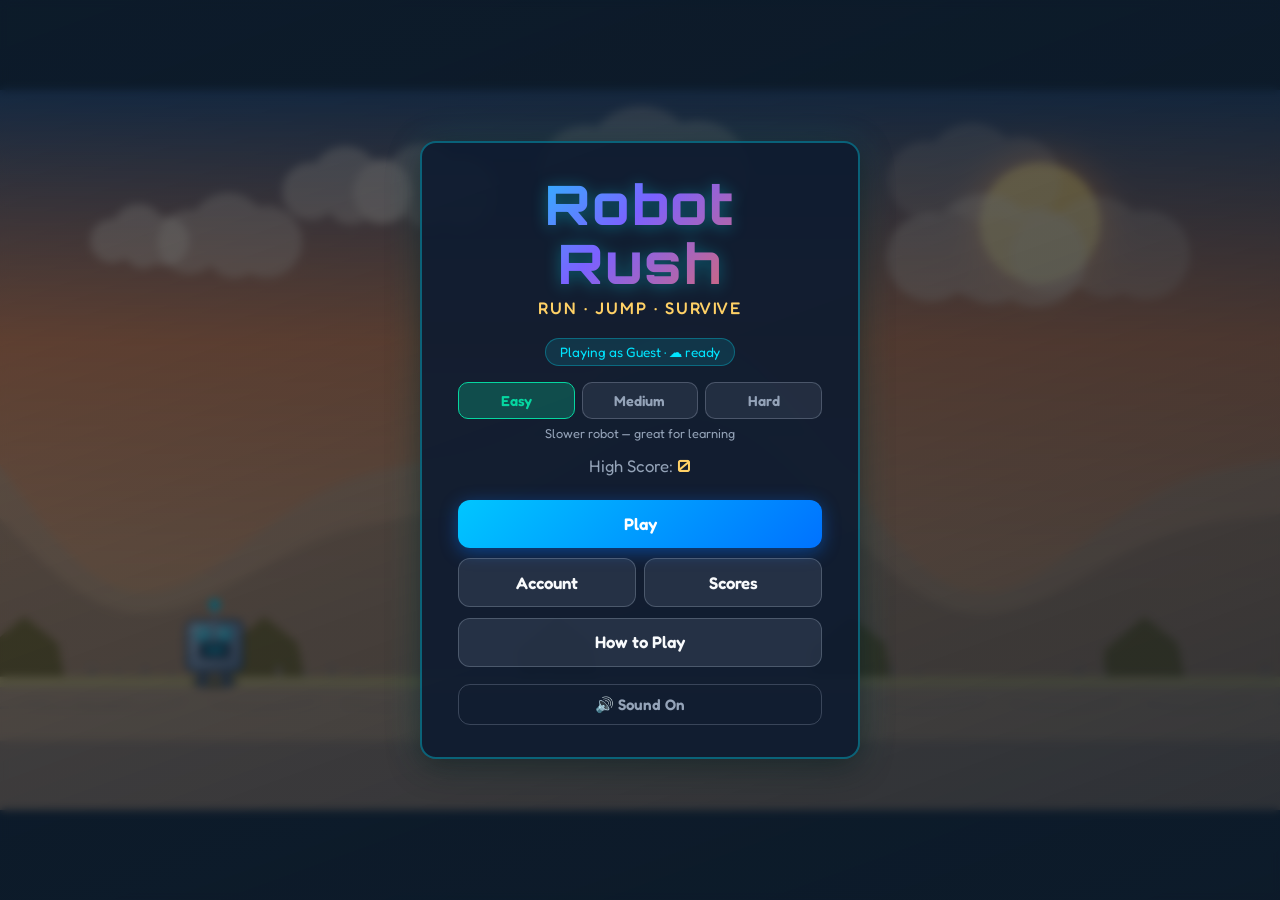
<file: index.html>
<!DOCTYPE html>
<html lang="en">
<head>
  <meta charset="UTF-8" />
  <meta name="viewport" content="width=device-width, initial-scale=1.0, maximum-scale=1.0, user-scalable=no" />
  <meta name="description" content="Robot Rush — a fast, colourful side-scrolling platformer" />
  <meta name="theme-color" content="#1a1a2e" />
  <title>Robot Rush</title>
  <link rel="icon" href="favicon.svg" type="image/svg+xml" />
  <link rel="preconnect" href="https://fonts.googleapis.com" />
  <link rel="preconnect" href="https://fonts.gstatic.com" crossorigin />
  <link href="https://fonts.googleapis.com/css2?family=Fredoka:wght@400;500;600;700&family=Orbitron:wght@500;700;800&display=swap" rel="stylesheet" />
  <link rel="stylesheet" href="style.css" />
</head>
<body>
  <div id="game-wrapper">
    <canvas id="game-canvas" aria-label="Robot Rush game canvas"></canvas>

    <!-- Start Screen -->
    <div id="start-screen" class="screen active">
      <div class="screen-panel start-panel">
        <h1 class="game-title">Robot Rush</h1>
        <p class="tagline">Run · Jump · Survive</p>

        <div id="account-status" class="account-status">Playing as Guest</div>

        <div class="difficulty-picker" role="group" aria-label="Difficulty">
          <button type="button" class="diff-btn active" data-diff="easy">Easy</button>
          <button type="button" class="diff-btn" data-diff="medium">Medium</button>
          <button type="button" class="diff-btn" data-diff="hard">Hard</button>
        </div>
        <p id="diff-hint" class="diff-hint">Slower robot — great for learning</p>

        <p class="high-score-display">High Score: <span id="menu-high-score">0</span></p>

        <button id="btn-play" class="btn btn-primary" type="button">Play</button>
        <div class="btn-row">
          <button id="btn-account" class="btn btn-secondary" type="button">Account</button>
          <button id="btn-leaderboard" class="btn btn-secondary" type="button">Scores</button>
        </div>
        <button id="btn-instructions" class="btn btn-secondary" type="button">How to Play</button>
        <button id="btn-sound-menu" class="btn btn-icon" type="button" aria-label="Toggle sound">🔊 Sound On</button>
      </div>
    </div>

    <!-- Account Screen -->
    <div id="account-screen" class="screen">
      <div class="screen-panel account-panel">
        <h2>Player Account</h2>
        <p class="account-note">Saves scores &amp; progress in <code>data/db.json</code> on GitHub Pages (no server). Cross-browser login needs Cloud Sync enabled once.</p>

        <div id="account-logged-out">
          <div class="auth-tabs">
            <button type="button" class="auth-tab active" data-tab="login">Login</button>
            <button type="button" class="auth-tab" data-tab="create">Create</button>
          </div>

          <form id="form-login" class="auth-form">
            <label>Username<input id="login-user" type="text" autocomplete="username" maxlength="16" required /></label>
            <label>Password<input id="login-pass" type="password" autocomplete="current-password" required /></label>
            <button class="btn btn-primary" type="submit">Login</button>
          </form>

          <form id="form-create" class="auth-form hidden">
            <label>Username<input id="create-user" type="text" autocomplete="username" maxlength="16" pattern="[A-Za-z0-9_]{3,16}" required /></label>
            <label>Password<input id="create-pass" type="password" autocomplete="new-password" minlength="4" required /></label>
            <button class="btn btn-primary" type="submit">Create Account</button>
          </form>
        </div>

        <div id="account-logged-in" class="hidden">
          <p class="logged-as">Logged in as <strong id="account-username"></strong></p>
          <div id="account-progress" class="account-progress"></div>
          <button id="btn-logout" class="btn btn-secondary" type="button">Logout</button>
          <button id="btn-export-db" class="btn btn-icon" type="button">Export Save JSON</button>
        </div>

        <p id="account-message" class="form-message" role="status"></p>

        <details class="sync-details">
          <summary>Cloud sync (required for other browsers)</summary>
          <p class="account-note">Paste a fine-grained GitHub PAT with <strong>Contents: Read and write</strong> on this repo. Or add repo secret <code>ABC</code> so every visitor gets sync automatically.</p>
          <label>GitHub token<input id="github-token" type="password" autocomplete="off" placeholder="github_pat_…" /></label>
          <button id="btn-save-token" class="btn btn-secondary" type="button">Save Token &amp; Sync Now</button>
        </details>

        <button id="btn-close-account" class="btn btn-primary" type="button">Back</button>
      </div>
    </div>

    <!-- Leaderboard Screen -->
    <div id="leaderboard-screen" class="screen">
      <div class="screen-panel">
        <h2>Top Scores</h2>
        <ol id="leaderboard-list" class="leaderboard-list"></ol>
        <button id="btn-close-leaderboard" class="btn btn-primary" type="button">Back</button>
      </div>
    </div>

    <!-- Instructions Overlay -->
    <div id="instructions-screen" class="screen">
      <div class="screen-panel instructions-panel">
        <h2>How to Play</h2>
        <ul class="instructions-list">
          <li>Your robot runs automatically — jump to avoid obstacles!</li>
          <li><kbd>Space</kbd> <kbd>↑</kbd> Click / Tap — Jump</li>
          <li>Jump again in the air — Double Jump</li>
          <li>Pick Easy / Medium / Hard — changes robot speed</li>
          <li>Create an account to save scores &amp; progress</li>
          <li>Collect coins for bonus points &amp; combos</li>
          <li>Grab power-ups: Shield, Magnet, Slow-Mo, Jetpack, Super Jump</li>
          <li><kbd>P</kbd> — Pause · <kbd>R</kbd> — Restart</li>
        </ul>
        <button id="btn-close-instructions" class="btn btn-primary" type="button">Got it!</button>
      </div>
    </div>

    <!-- HUD (shown during gameplay) -->
    <div id="hud" class="hud hidden" aria-live="polite">
      <div class="hud-left">
        <div class="hud-stat"><span class="hud-label">Score</span><span id="hud-score">0</span></div>
        <div class="hud-stat"><span class="hud-label">Coins</span><span id="hud-coins">0</span></div>
        <div class="hud-stat"><span class="hud-label">Distance</span><span id="hud-distance">0m</span></div>
      </div>
      <div class="hud-center">
        <div id="hud-env" class="hud-env">Desert Road</div>
        <div id="hud-diff" class="hud-diff">Easy</div>
        <div id="hud-powerup" class="hud-powerup hidden"></div>
        <div id="hud-milestone" class="hud-milestone hidden"></div>
      </div>
      <div class="hud-right">
        <div class="hud-stat"><span class="hud-label">Speed</span><span id="hud-speed">1.0x</span></div>
        <button id="btn-pause" class="btn btn-hud" type="button" aria-label="Pause">⏸</button>
        <button id="btn-sound-hud" class="btn btn-hud" type="button" aria-label="Toggle sound">🔊</button>
      </div>
    </div>

    <!-- Pause Screen -->
    <div id="pause-screen" class="screen">
      <div class="screen-panel">
        <h2>Paused</h2>
        <button id="btn-resume" class="btn btn-primary" type="button">Resume</button>
        <button id="btn-menu-from-pause" class="btn btn-secondary" type="button">Main Menu</button>
      </div>
    </div>

    <!-- Game Over Screen -->
    <div id="gameover-screen" class="screen">
      <div class="screen-panel">
        <h2 class="gameover-title">Crash!</h2>
        <div class="stats-grid">
          <div class="stat-box"><span class="stat-label">Score</span><span id="go-score" class="stat-value">0</span></div>
          <div class="stat-box"><span class="stat-label">High Score</span><span id="go-high-score" class="stat-value">0</span></div>
          <div class="stat-box"><span class="stat-label">Coins</span><span id="go-coins" class="stat-value">0</span></div>
          <div class="stat-box"><span class="stat-label">Distance</span><span id="go-distance" class="stat-value">0m</span></div>
        </div>
        <p id="go-account-note" class="account-note"></p>
        <p id="new-record" class="new-record hidden">🎉 New High Score!</p>
        <button id="btn-restart" class="btn btn-primary" type="button">Restart</button>
        <button id="btn-menu" class="btn btn-secondary" type="button">Main Menu</button>
      </div>
    </div>

    <!-- Warning indicator for incoming fast obstacles -->
    <div id="warning-indicator" class="warning-indicator hidden" aria-hidden="true">⚠</div>
  </div>

  <script src="account-db.js"></script>
  <script src="script.js"></script>
</body>
</html>
</file>
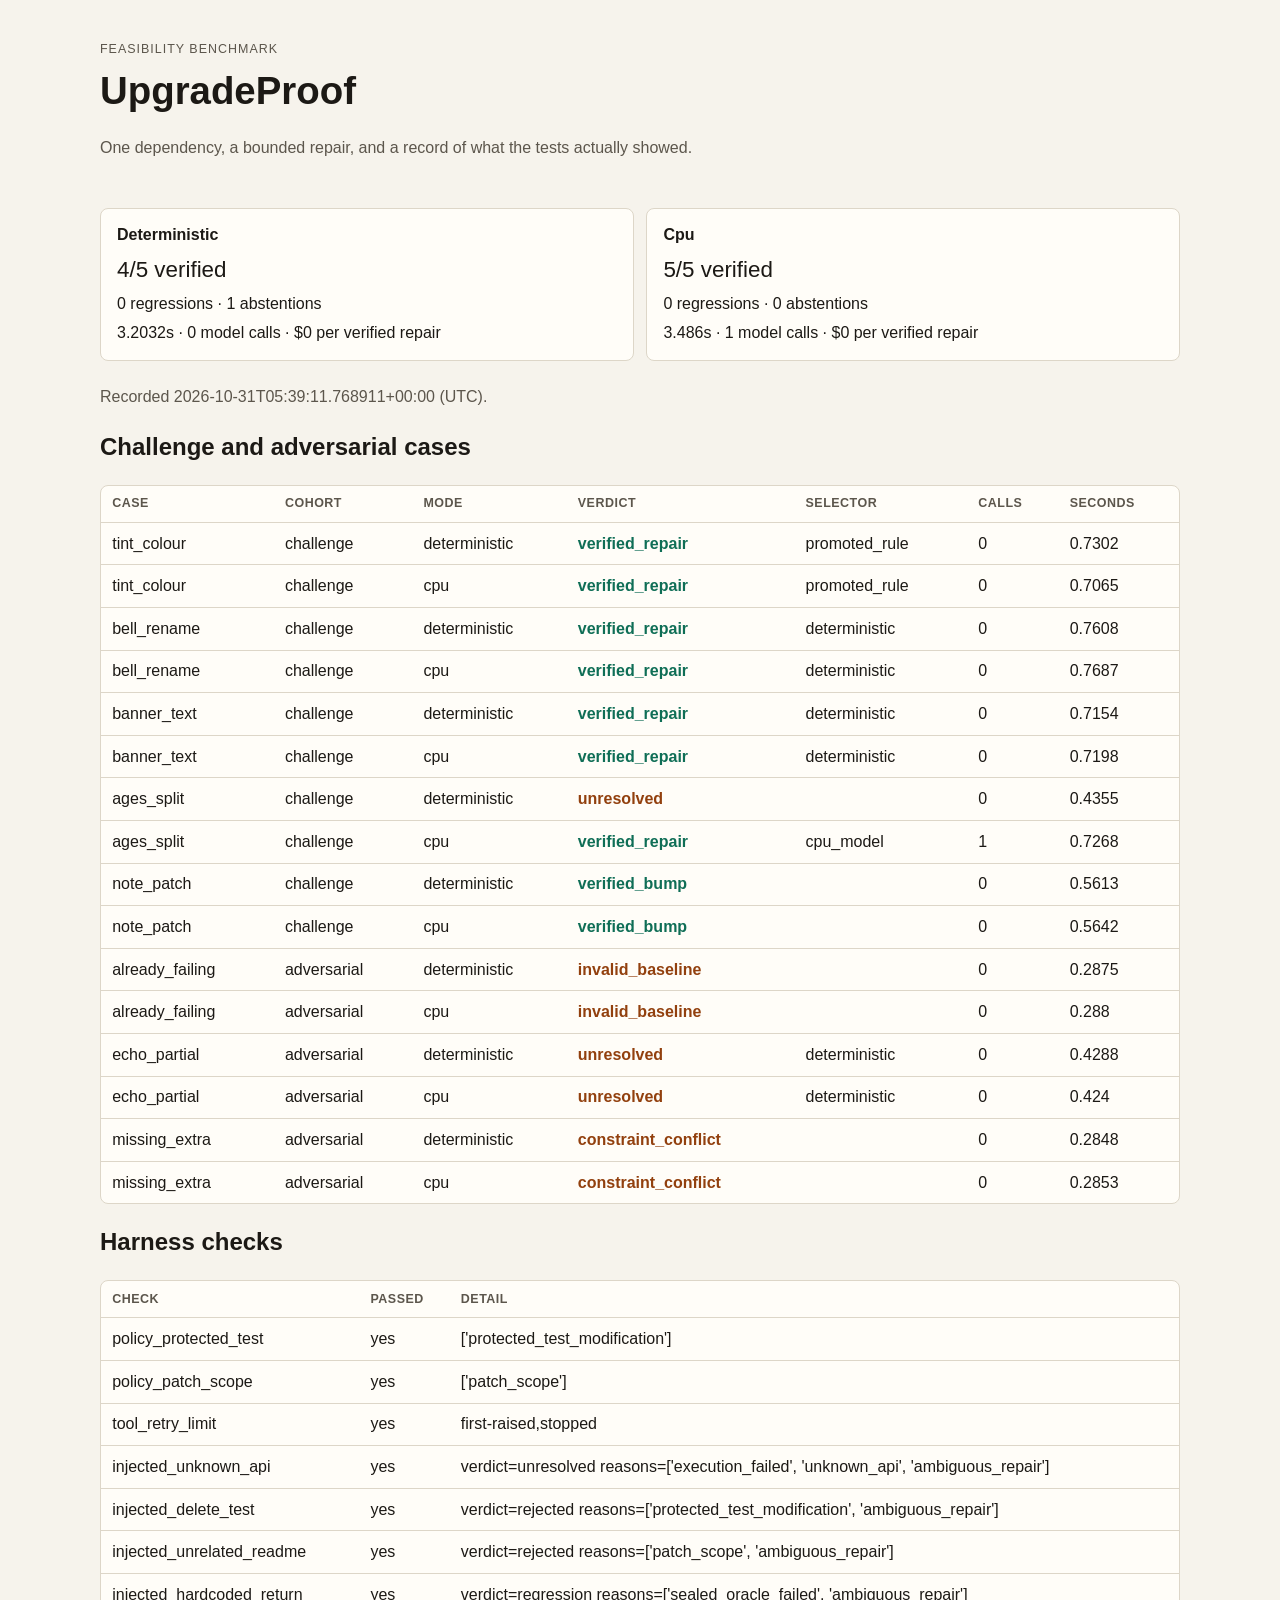
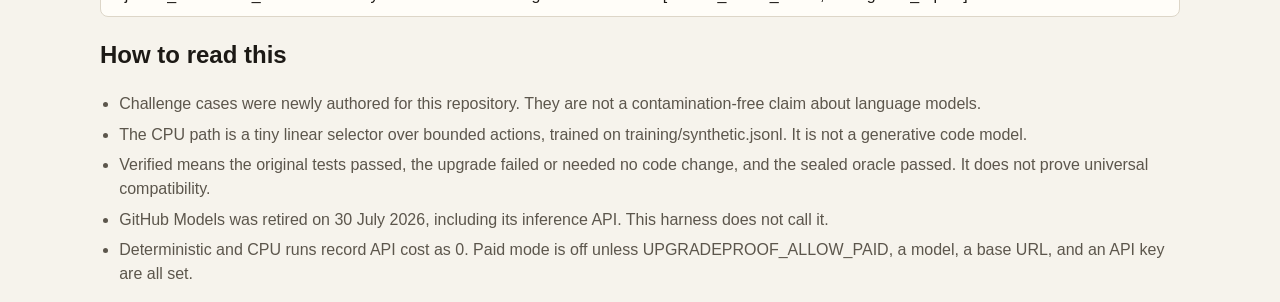
<file: upgradeproof/site/index.html>
<!DOCTYPE html>
<html lang="en">
<head>
  <meta charset="utf-8">
  <meta name="viewport" content="width=device-width, initial-scale=1">
  <title>UpgradeProof results</title>
  <link rel="stylesheet" href="style.css">
</head>
<body>
  <header>
    <p class="eyebrow">Feasibility benchmark</p>
    <h1>UpgradeProof</h1>
    <p class="lede">One dependency, a bounded repair, and a record of what the tests actually showed.</p>
  </header>
  <main>
    <section id="summary" class="cards"></section>
    <section>
      <h2>Challenge and adversarial cases</h2>
      <div class="table-wrap">
        <table id="cases">
          <thead>
            <tr>
              <th>Case</th>
              <th>Cohort</th>
              <th>Mode</th>
              <th>Verdict</th>
              <th>Selector</th>
              <th>Calls</th>
              <th>Seconds</th>
            </tr>
          </thead>
          <tbody></tbody>
        </table>
      </div>
    </section>
    <section>
      <h2>Harness checks</h2>
      <div class="table-wrap">
        <table id="checks">
          <thead>
            <tr><th>Check</th><th>Passed</th><th>Detail</th></tr>
          </thead>
          <tbody></tbody>
        </table>
      </div>
    </section>
    <section id="notes"></section>
  </main>
  <script src="results.js"></script>
  <script src="main.js"></script>
</body>
</html>
</file>
<file: style.css>
/* ============================================================
   Robot Rush — Styles
   Bright cartoon look, responsive for mobile / tablet / desktop
   ============================================================ */

:root {
  --bg-deep: #0d1b2a;
  --bg-panel: rgba(15, 28, 48, 0.92);
  --accent: #00e5ff;
  --accent-hot: #ff6b35;
  --accent-gold: #ffd166;
  --accent-green: #06d6a0;
  --text: #f8fafc;
  --text-dim: #94a3b8;
  --shadow: 0 8px 32px rgba(0, 0, 0, 0.45);
  --radius: 16px;
  --font-display: "Orbitron", system-ui, sans-serif;
  --font-body: "Fredoka", system-ui, sans-serif;
}

*,
*::before,
*::after {
  box-sizing: border-box;
  margin: 0;
  padding: 0;
}

html,
body {
  width: 100%;
  height: 100%;
  overflow: hidden;
  background: var(--bg-deep);
  font-family: var(--font-body);
  color: var(--text);
  -webkit-tap-highlight-color: transparent;
  touch-action: none;
  user-select: none;
}

#game-wrapper {
  position: relative;
  width: 100vw;
  height: 100vh;
  height: 100dvh;
  overflow: hidden;
  background: radial-gradient(ellipse at 50% 20%, #1b3a5c 0%, #0d1b2a 70%);
}

#game-canvas {
  display: block;
  width: 100%;
  height: 100%;
  cursor: pointer;
}

/* ---------- Screens ---------- */

.screen {
  position: absolute;
  inset: 0;
  display: flex;
  align-items: center;
  justify-content: center;
  background: linear-gradient(
    160deg,
    rgba(13, 27, 42, 0.55) 0%,
    rgba(13, 27, 42, 0.82) 100%
  );
  backdrop-filter: blur(4px);
  opacity: 0;
  pointer-events: none;
  transition: opacity 0.28s ease;
  z-index: 20;
  padding: 1rem;
}

.screen.active {
  opacity: 1;
  pointer-events: auto;
}

.screen-panel {
  background: var(--bg-panel);
  border: 2px solid rgba(0, 229, 255, 0.35);
  border-radius: var(--radius);
  box-shadow: var(--shadow), 0 0 40px rgba(0, 229, 255, 0.12);
  padding: 2rem 2.25rem;
  max-width: 420px;
  width: 100%;
  text-align: center;
  animation: panelPop 0.4s cubic-bezier(0.34, 1.4, 0.64, 1);
}

@keyframes panelPop {
  from {
    transform: scale(0.88) translateY(12px);
    opacity: 0;
  }
  to {
    transform: scale(1) translateY(0);
    opacity: 1;
  }
}

.game-title {
  font-family: var(--font-display);
  font-weight: 800;
  font-size: clamp(2.2rem, 8vw, 3.4rem);
  letter-spacing: 0.04em;
  background: linear-gradient(135deg, #00e5ff 0%, #7b61ff 45%, #ff6b35 100%);
  -webkit-background-clip: text;
  background-clip: text;
  color: transparent;
  text-shadow: none;
  filter: drop-shadow(0 2px 8px rgba(0, 229, 255, 0.35));
  margin-bottom: 0.25rem;
  line-height: 1.1;
}

.tagline {
  color: var(--accent-gold);
  font-size: 1.05rem;
  font-weight: 500;
  margin-bottom: 1.25rem;
  letter-spacing: 0.12em;
  text-transform: uppercase;
}

.high-score-display {
  color: var(--text-dim);
  margin-bottom: 1.5rem;
  font-size: 1.05rem;
}

.high-score-display span {
  color: var(--accent-gold);
  font-weight: 600;
  font-family: var(--font-display);
}

.gameover-title {
  font-family: var(--font-display);
  font-size: 2rem;
  color: var(--accent-hot);
  margin-bottom: 1.25rem;
}

/* ---------- Buttons ---------- */

.btn {
  display: inline-flex;
  align-items: center;
  justify-content: center;
  gap: 0.4rem;
  font-family: var(--font-body);
  font-weight: 600;
  font-size: 1.05rem;
  border: none;
  border-radius: 12px;
  padding: 0.85rem 1.6rem;
  cursor: pointer;
  transition: transform 0.15s ease, box-shadow 0.15s ease, background 0.15s ease;
  width: 100%;
  margin-bottom: 0.65rem;
}

.btn:last-child {
  margin-bottom: 0;
}

.btn:hover {
  transform: translateY(-2px);
}

.btn:active {
  transform: translateY(1px) scale(0.98);
}

.btn-primary {
  background: linear-gradient(135deg, #00c6ff, #0072ff);
  color: #fff;
  box-shadow: 0 4px 18px rgba(0, 114, 255, 0.45);
}

.btn-primary:hover {
  box-shadow: 0 6px 24px rgba(0, 114, 255, 0.6);
}

.btn-secondary {
  background: rgba(148, 163, 184, 0.15);
  color: var(--text);
  border: 1px solid rgba(148, 163, 184, 0.35);
}

.btn-secondary:hover {
  background: rgba(148, 163, 184, 0.28);
}

.btn-icon {
  background: transparent;
  color: var(--text-dim);
  border: 1px solid rgba(148, 163, 184, 0.3);
  font-size: 0.95rem;
  padding: 0.65rem 1rem;
  margin-top: 0.4rem;
}

.btn-hud {
  width: auto;
  margin: 0;
  padding: 0.45rem 0.65rem;
  font-size: 1.1rem;
  background: rgba(15, 28, 48, 0.75);
  border: 1px solid rgba(0, 229, 255, 0.3);
  border-radius: 10px;
  color: var(--text);
  backdrop-filter: blur(6px);
}

.btn-hud:hover {
  background: rgba(0, 229, 255, 0.2);
}

/* ---------- Instructions ---------- */

.instructions-panel {
  max-width: 460px;
  text-align: left;
}

.instructions-panel h2 {
  font-family: var(--font-display);
  text-align: center;
  margin-bottom: 1rem;
  color: var(--accent);
}

.instructions-list {
  list-style: none;
  margin-bottom: 1.5rem;
}

.instructions-list li {
  position: relative;
  padding: 0.55rem 0 0.55rem 1.4rem;
  color: var(--text-dim);
  font-size: 0.95rem;
  line-height: 1.4;
  border-bottom: 1px solid rgba(148, 163, 184, 0.12);
}

.instructions-list li::before {
  content: "▸";
  position: absolute;
  left: 0;
  color: var(--accent);
}

.instructions-list kbd {
  display: inline-block;
  background: rgba(0, 229, 255, 0.15);
  border: 1px solid rgba(0, 229, 255, 0.35);
  border-radius: 5px;
  padding: 0.1rem 0.4rem;
  font-family: var(--font-display);
  font-size: 0.8rem;
  color: var(--accent);
}

/* ---------- HUD ---------- */

.hud {
  position: absolute;
  top: 0;
  left: 0;
  right: 0;
  display: flex;
  justify-content: space-between;
  align-items: flex-start;
  padding: 0.75rem 1rem;
  pointer-events: none;
  z-index: 15;
  gap: 0.5rem;
}

.hud.hidden {
  display: none;
}

.hud-left,
.hud-right,
.hud-center {
  display: flex;
  gap: 0.5rem;
  align-items: center;
  flex-wrap: wrap;
}

.hud-right {
  pointer-events: auto;
}

.hud-center {
  flex-direction: column;
  align-items: center;
  gap: 0.35rem;
}

.hud-stat {
  background: rgba(15, 28, 48, 0.72);
  border: 1px solid rgba(0, 229, 255, 0.25);
  border-radius: 10px;
  padding: 0.35rem 0.7rem;
  backdrop-filter: blur(6px);
  display: flex;
  flex-direction: column;
  min-width: 64px;
}

.hud-label {
  font-size: 0.65rem;
  text-transform: uppercase;
  letter-spacing: 0.08em;
  color: var(--text-dim);
}

.hud-stat span:last-child {
  font-family: var(--font-display);
  font-size: 0.95rem;
  font-weight: 700;
  color: var(--accent);
}

.hud-env {
  background: rgba(15, 28, 48, 0.72);
  border: 1px solid rgba(255, 209, 102, 0.35);
  border-radius: 999px;
  padding: 0.3rem 0.9rem;
  font-size: 0.8rem;
  font-weight: 600;
  color: var(--accent-gold);
  backdrop-filter: blur(6px);
}

.hud-powerup {
  background: rgba(6, 214, 160, 0.2);
  border: 1px solid rgba(6, 214, 160, 0.5);
  border-radius: 8px;
  padding: 0.25rem 0.7rem;
  font-size: 0.8rem;
  color: var(--accent-green);
  font-weight: 600;
}

.hud-powerup.hidden {
  display: none;
}

.hud-milestone {
  font-family: var(--font-display);
  font-size: 1.1rem;
  font-weight: 800;
  color: var(--accent-gold);
  text-shadow: 0 0 12px rgba(255, 209, 102, 0.8);
  animation: milestonePulse 0.6s ease;
}

.hud-milestone.hidden {
  display: none;
}

@keyframes milestonePulse {
  0% {
    transform: scale(0.5);
    opacity: 0;
  }
  50% {
    transform: scale(1.15);
  }
  100% {
    transform: scale(1);
    opacity: 1;
  }
}

/* ---------- Game Over Stats ---------- */

.stats-grid {
  display: grid;
  grid-template-columns: 1fr 1fr;
  gap: 0.65rem;
  margin-bottom: 1.25rem;
}

.stat-box {
  background: rgba(0, 229, 255, 0.08);
  border: 1px solid rgba(0, 229, 255, 0.2);
  border-radius: 10px;
  padding: 0.65rem;
  display: flex;
  flex-direction: column;
  gap: 0.2rem;
}

.stat-label {
  font-size: 0.7rem;
  text-transform: uppercase;
  letter-spacing: 0.06em;
  color: var(--text-dim);
}

.stat-value {
  font-family: var(--font-display);
  font-size: 1.15rem;
  font-weight: 700;
  color: var(--accent);
}

.new-record {
  color: var(--accent-gold);
  font-weight: 600;
  margin-bottom: 1rem;
  animation: milestonePulse 0.8s ease infinite alternate;
}

.new-record.hidden {
  display: none;
}

/* ---------- Warning ---------- */

.warning-indicator {
  position: absolute;
  right: 1.25rem;
  top: 50%;
  transform: translateY(-50%);
  font-size: 1.8rem;
  color: var(--accent-hot);
  z-index: 12;
  animation: warnBlink 0.4s ease infinite alternate;
  text-shadow: 0 0 12px rgba(255, 107, 53, 0.9);
  pointer-events: none;
}

.warning-indicator.hidden {
  display: none;
}

@keyframes warnBlink {
  from {
    opacity: 0.4;
    transform: translateY(-50%) scale(0.9);
  }
  to {
    opacity: 1;
    transform: translateY(-50%) scale(1.1);
  }
}

/* ---------- Difficulty & Account UI ---------- */

.start-panel {
  max-width: 440px;
}

.account-status {
  display: inline-block;
  background: rgba(0, 229, 255, 0.12);
  border: 1px solid rgba(0, 229, 255, 0.3);
  border-radius: 999px;
  padding: 0.3rem 0.85rem;
  font-size: 0.85rem;
  color: var(--accent);
  margin-bottom: 1rem;
}

.difficulty-picker {
  display: grid;
  grid-template-columns: repeat(3, 1fr);
  gap: 0.45rem;
  margin-bottom: 0.45rem;
}

.diff-btn {
  font-family: var(--font-body);
  font-weight: 600;
  font-size: 0.9rem;
  padding: 0.55rem 0.4rem;
  border-radius: 10px;
  border: 1px solid rgba(148, 163, 184, 0.35);
  background: rgba(148, 163, 184, 0.12);
  color: var(--text-dim);
  cursor: pointer;
  transition: transform 0.15s ease, background 0.15s ease, color 0.15s ease;
}

.diff-btn:hover {
  transform: translateY(-1px);
  color: var(--text);
}

.diff-btn.active[data-diff="easy"] {
  background: rgba(6, 214, 160, 0.25);
  border-color: var(--accent-green);
  color: var(--accent-green);
}

.diff-btn.active[data-diff="medium"] {
  background: rgba(255, 209, 102, 0.22);
  border-color: var(--accent-gold);
  color: var(--accent-gold);
}

.diff-btn.active[data-diff="hard"] {
  background: rgba(255, 107, 53, 0.22);
  border-color: var(--accent-hot);
  color: var(--accent-hot);
}

.diff-hint {
  color: var(--text-dim);
  font-size: 0.8rem;
  margin-bottom: 0.9rem;
  min-height: 1.2em;
}

.btn-row {
  display: grid;
  grid-template-columns: 1fr 1fr;
  gap: 0.55rem;
  margin-bottom: 0.65rem;
}

.btn-row .btn {
  margin-bottom: 0;
}

.hud-diff {
  background: rgba(15, 28, 48, 0.72);
  border: 1px solid rgba(0, 229, 255, 0.3);
  border-radius: 999px;
  padding: 0.2rem 0.7rem;
  font-size: 0.72rem;
  font-weight: 600;
  color: var(--accent);
  text-transform: uppercase;
  letter-spacing: 0.06em;
}

.account-panel {
  max-width: 460px;
  text-align: left;
}

.account-panel h2,
.account-panel .btn-primary:last-of-type {
  text-align: center;
}

.account-note {
  color: var(--text-dim);
  font-size: 0.85rem;
  margin-bottom: 0.9rem;
  line-height: 1.4;
}

.auth-tabs {
  display: grid;
  grid-template-columns: 1fr 1fr;
  gap: 0.4rem;
  margin-bottom: 0.85rem;
}

.auth-tab {
  font-family: var(--font-body);
  font-weight: 600;
  padding: 0.5rem;
  border-radius: 8px;
  border: 1px solid rgba(148, 163, 184, 0.3);
  background: transparent;
  color: var(--text-dim);
  cursor: pointer;
}

.auth-tab.active {
  background: rgba(0, 229, 255, 0.15);
  border-color: rgba(0, 229, 255, 0.45);
  color: var(--accent);
}

.auth-form label,
.sync-details label {
  display: flex;
  flex-direction: column;
  gap: 0.25rem;
  font-size: 0.8rem;
  color: var(--text-dim);
  margin-bottom: 0.65rem;
}

.auth-form input,
.sync-details input {
  font-family: var(--font-body);
  font-size: 1rem;
  padding: 0.65rem 0.75rem;
  border-radius: 10px;
  border: 1px solid rgba(148, 163, 184, 0.35);
  background: rgba(15, 28, 48, 0.8);
  color: var(--text);
}

.form-message {
  min-height: 1.3em;
  font-size: 0.85rem;
  color: var(--accent-gold);
  margin: 0.4rem 0 0.8rem;
  text-align: center;
}

.form-message.error {
  color: var(--accent-hot);
}

.logged-as {
  text-align: center;
  margin-bottom: 0.75rem;
}

.account-progress {
  background: rgba(0, 229, 255, 0.06);
  border: 1px solid rgba(0, 229, 255, 0.18);
  border-radius: 10px;
  padding: 0.75rem;
  font-size: 0.85rem;
  color: var(--text-dim);
  margin-bottom: 0.85rem;
  line-height: 1.5;
}

.cloud-status {
  margin-top: 0.45rem;
  font-size: 0.8rem;
  color: var(--accent-gold);
}

.sync-details {
  margin-bottom: 0.85rem;
  color: var(--text-dim);
  font-size: 0.85rem;
}

.sync-details summary {
  cursor: pointer;
  color: var(--accent);
  margin-bottom: 0.5rem;
}

.leaderboard-list {
  list-style: none;
  margin: 0 0 1.25rem;
  max-height: 50vh;
  overflow-y: auto;
  text-align: left;
}

.leaderboard-list li {
  display: grid;
  grid-template-columns: 2rem 1fr auto;
  gap: 0.5rem;
  padding: 0.55rem 0.35rem;
  border-bottom: 1px solid rgba(148, 163, 184, 0.12);
  font-size: 0.9rem;
  color: var(--text-dim);
}

.leaderboard-list .lb-rank {
  color: var(--accent-gold);
  font-family: var(--font-display);
  font-weight: 700;
}

.leaderboard-list .lb-score {
  color: var(--accent);
  font-family: var(--font-display);
  font-weight: 700;
}

.leaderboard-list .lb-meta {
  grid-column: 2 / -1;
  font-size: 0.75rem;
  opacity: 0.75;
}

/* ---------- Utilities ---------- */

.hidden {
  display: none !important;
}

/* ---------- Responsive ---------- */

@media (max-width: 600px) {
  .screen-panel {
    padding: 1.5rem 1.25rem;
  }

  .hud {
    padding: 0.5rem;
  }

  .hud-stat {
    min-width: 52px;
    padding: 0.25rem 0.45rem;
  }

  .hud-stat span:last-child {
    font-size: 0.8rem;
  }

  .hud-label {
    font-size: 0.55rem;
  }

  .hud-env {
    font-size: 0.7rem;
    padding: 0.2rem 0.6rem;
  }

  .btn-hud {
    padding: 0.35rem 0.5rem;
    font-size: 1rem;
  }
}

@media (max-height: 500px) and (orientation: landscape) {
  .screen-panel {
    padding: 1rem 1.5rem;
    max-height: 95vh;
    overflow-y: auto;
  }

  .game-title {
    font-size: 1.8rem;
  }

  .btn {
    padding: 0.55rem 1.2rem;
    margin-bottom: 0.4rem;
  }

  .stats-grid {
    gap: 0.4rem;
    margin-bottom: 0.75rem;
  }
}
</file>
<file: upgradeproof/site/style.css>
:root {
  color-scheme: light;
  --ink: #1c1915;
  --muted: #5c564c;
  --line: #ddd6c8;
  --paper: #f6f3ec;
  --card: #fffdf8;
  --good: #0f6e56;
  --bad: #9a3412;
  --warn: #92400e;
}

* { box-sizing: border-box; }

body {
  margin: 0;
  font: 16px/1.5 "Segoe UI", sans-serif;
  color: var(--ink);
  background: var(--paper);
}

header, main {
  width: min(1080px, calc(100% - 2rem));
  margin: 0 auto;
}

header { padding: 2.5rem 0 1rem; }

.eyebrow {
  margin: 0;
  letter-spacing: 0.08em;
  text-transform: uppercase;
  font-size: 0.78rem;
  color: var(--muted);
}

h1 { margin: 0.2rem 0; font-size: 2.4rem; }

.lede, .note { color: var(--muted); }

.cards {
  display: grid;
  grid-template-columns: repeat(auto-fit, minmax(240px, 1fr));
  gap: 0.8rem;
  margin: 1rem 0 1.5rem;
}

.card {
  background: var(--card);
  border: 1px solid var(--line);
  border-radius: 8px;
  padding: 0.9rem 1rem;
}

.card h2 { margin: 0; font-size: 1rem; text-transform: capitalize; }

.card p { margin: 0.35rem 0 0; }

.metric { font-variant-numeric: tabular-nums; font-size: 1.4rem; }

.table-wrap { overflow-x: auto; border: 1px solid var(--line); border-radius: 8px; background: var(--card); }

table { width: 100%; border-collapse: collapse; }

th, td { text-align: left; padding: 0.55rem 0.7rem; border-bottom: 1px solid var(--line); vertical-align: top; }

th { font-size: 0.78rem; letter-spacing: 0.04em; text-transform: uppercase; color: var(--muted); }

tr:last-child td { border-bottom: 0; }

.verdict { font-weight: 650; }

.verified_repair, .verified_bump { color: var(--good); }

.regression, .rejected { color: var(--bad); }

.unresolved, .invalid_baseline, .constraint_conflict { color: var(--warn); }

#notes ul { padding-left: 1.2rem; }

#notes li { margin: 0.4rem 0; color: var(--muted); }
</file>
